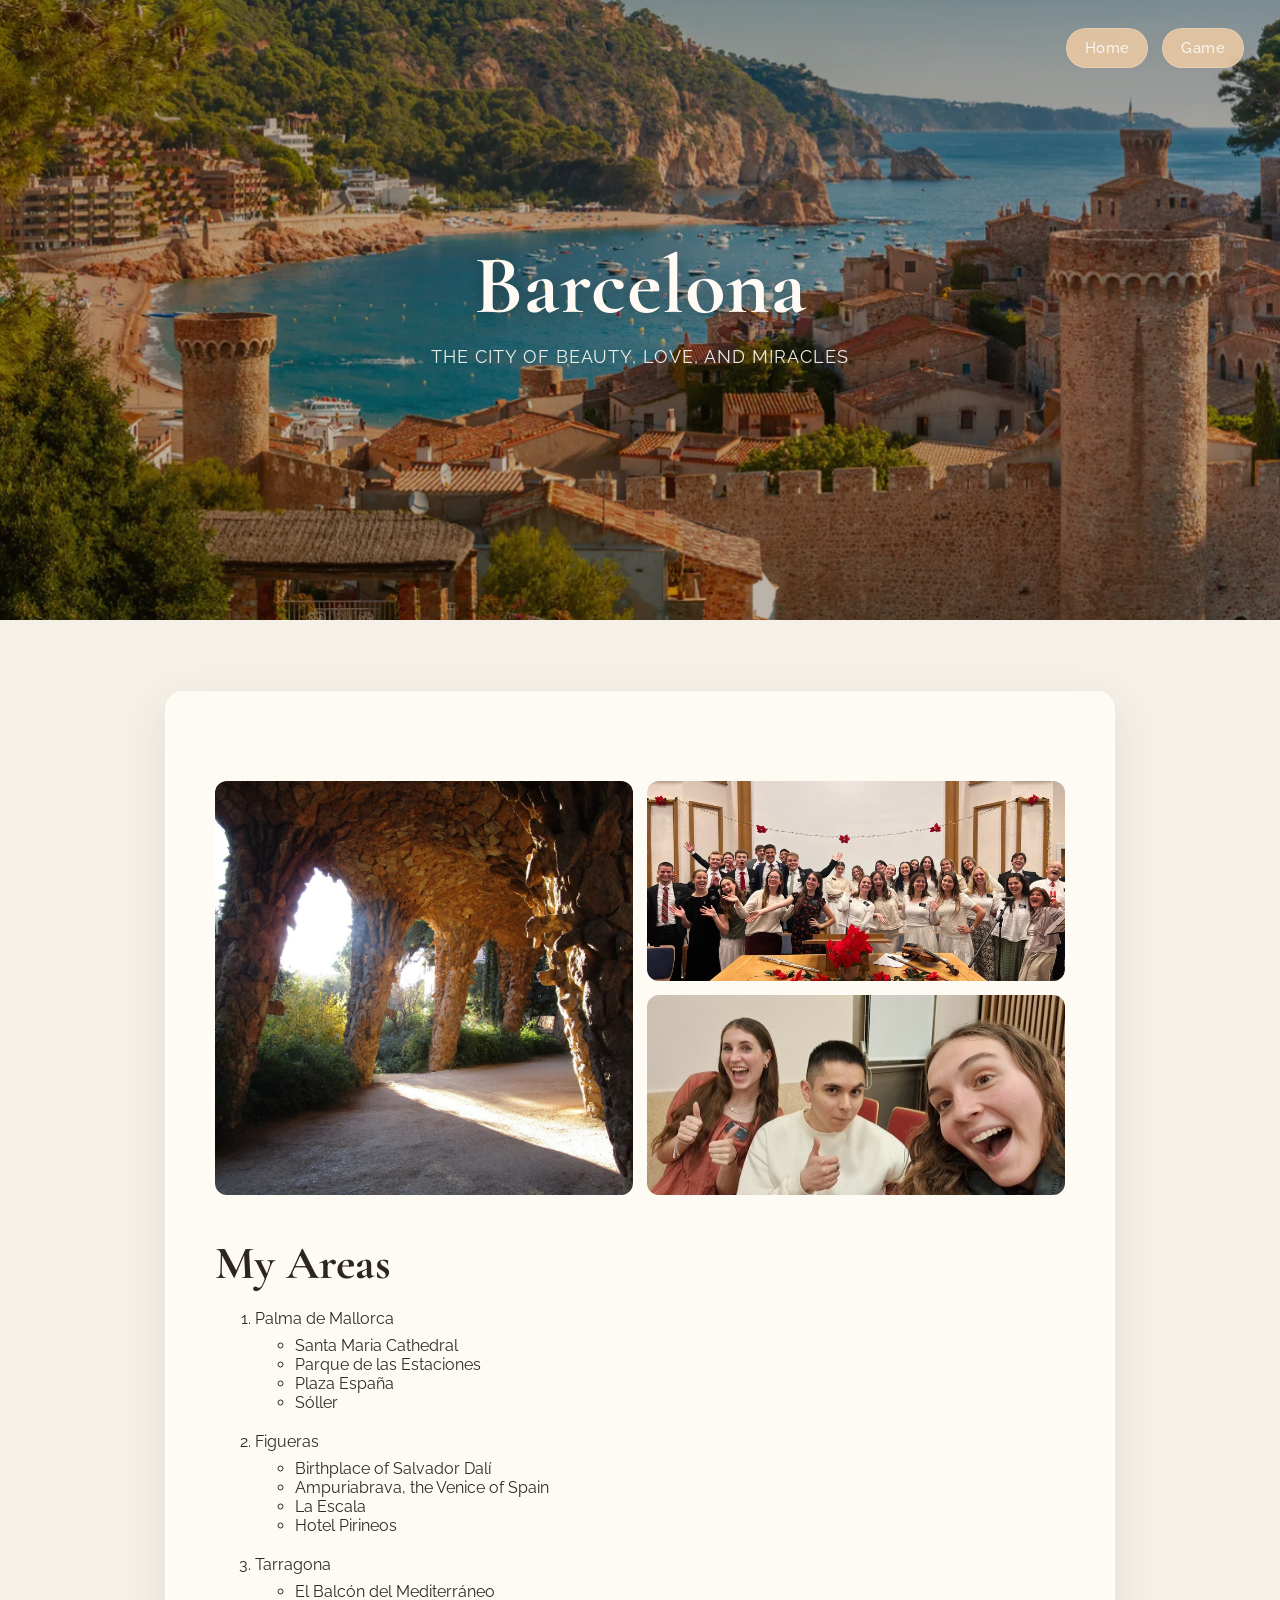
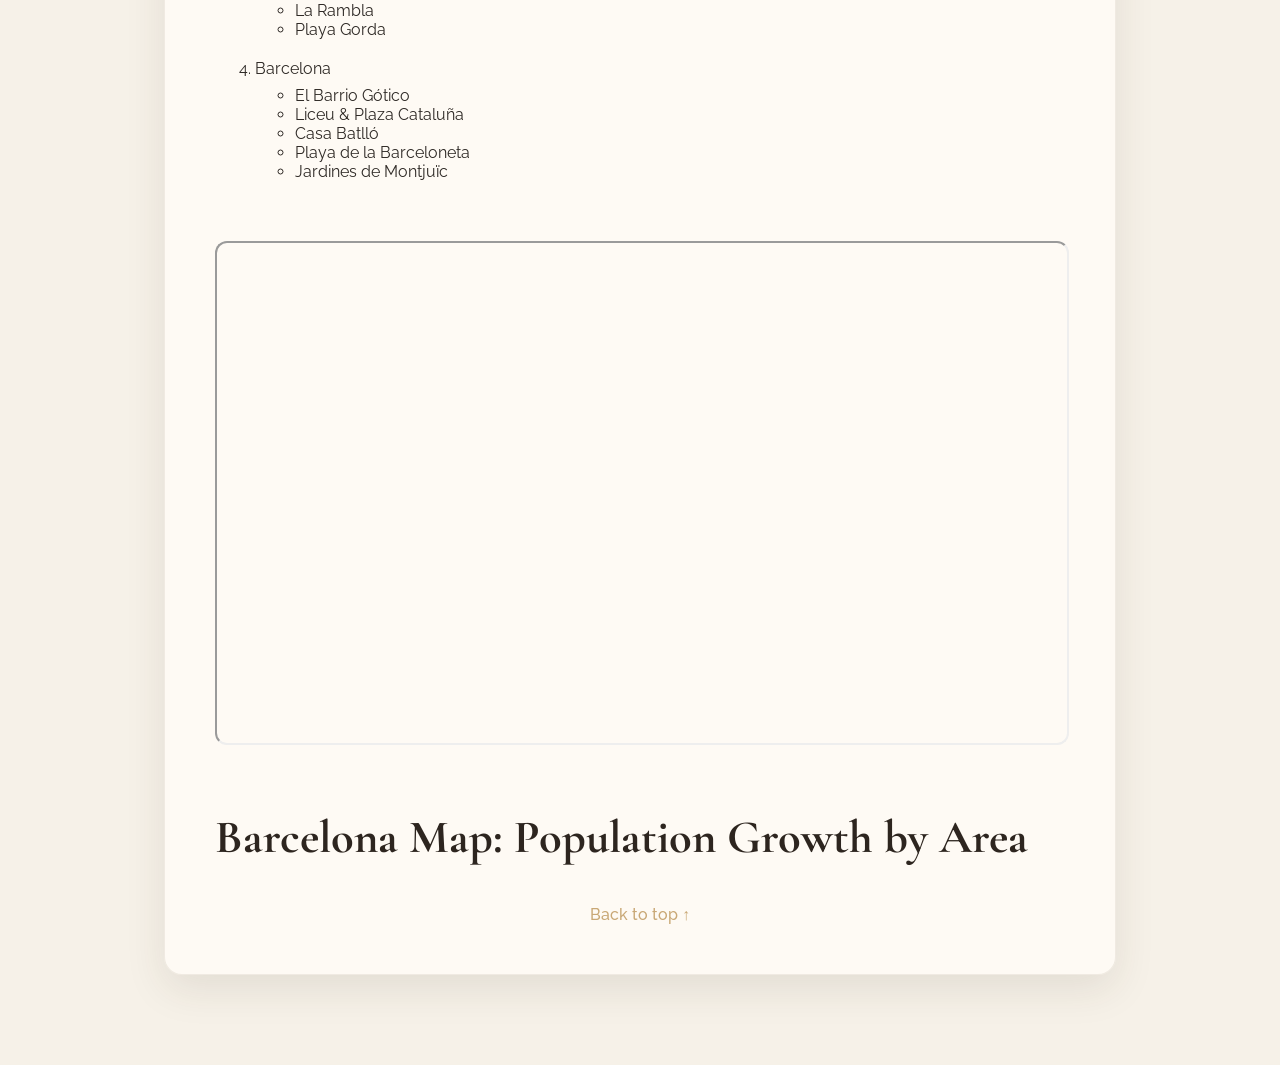
<file: fromScratch.html>
<!DOCTYPE html>
<html lang="en">
<head>
    <meta charset="UTF-8">
    <meta name="viewport" content="width=device-width, initial-scale=1.0">
    <title>Barcelona Page</title>

    <!-- Google Fonts -->
    <link rel="preconnect" href="https://fonts.googleapis.com">
    <link rel="preconnect" href="https://fonts.gstatic.com" crossorigin>
    <link href="https://fonts.googleapis.com/css2?family=Cormorant+Garamond:wght@500;600;700&family=Raleway:wght@300;400;500;600&display=swap" rel="stylesheet">

    <link rel="stylesheet" href="css/stylefromscratch.css">
</head>

<body>
    <header class="hero" id="top">
        <div class="overlay"></div>

        <div class="button-container">
            <a href="index.html">Home</a>
            <a href="ai/ai.html">Game</a>
        </div>

        <div class="hero-content">
            <h1>Barcelona</h1>
            <p class="hero-subtitle">The city of beauty, love, and miracles</p>
        </div>
    </header>

    <main class="content-section">
        <div class="intro-box">
       <div class="photo-collage">
    <img src="assets/img/parkguell.jpg" class="tall" alt="Park Guell">
    <img src="assets/img/missionconcerts.jpg" class="top" alt="My last mission Christmas concert">
    <img src="assets/img/cristiannnn.jpg" class="bottom" alt="me in park guell on my last day">
</div>
            <h2>My Areas</h2>
            <ol>
                <li>
                    Palma de Mallorca
                    <ul>
                        <li>Santa Maria Cathedral</li>
                        <li>Parque de las Estaciones</li>
                        <li>Plaza España</li>
                        <li>Sóller</li>
                    </ul>
                </li>

                <li>
                    Figueras
                    <ul>
                        <li>Birthplace of Salvador Dalí</li>
                        <li>Ampuriabrava, the Venice of Spain</li>
                        <li>La Escala</li>
                        <li>Hotel Pirineos</li>
                    </ul>
                </li>

                <li>
                    Tarragona
                    <ul>
                        <li>El Balcón del Mediterráneo</li>
                        <li>La Rambla</li>
                        <li>Playa Gorda</li>
                    </ul>
                </li>

                <li>
                    Barcelona
                    <ul>
                        <li>El Barrio Gótico</li>
                        <li>Liceu & Plaza Cataluña</li>
                        <li>Casa Batlló</li>
                        <li>Playa de la Barceloneta</li>
                        <li>Jardines de Montjuïc</li>
                    </ul>
                </li>
            </ol>
 <div class="video-section">
    <iframe 
        src="https://www.youtube.com/embed/9tyzP8YDjDw"
        title="Barcelona travel video"
        allowfullscreen>
    </iframe>
</div>

<div class="tableau-section">
    <h2>Barcelona Map: Population Growth by Area</h2>

    <div class='tableauPlaceholder' id='vizBarcelona' style='position: relative'>
        <noscript>
            <a href='#'>
                <img alt='Barcelona Map'
                     src='https://public.tableau.com/static/images/Ma/MapaBarcelona/Dashboard1/1_rss.png'
                     style='border: none' />
            </a>
        </noscript>

        <object class='tableauViz' style='display:none;'>
            <param name='host_url' value='https://public.tableau.com/' />
            <param name='embed_code_version' value='3' />
            <param name='name' value='MapaBarcelona/Dashboard1' />
            <param name='tabs' value='no' />
            <param name='toolbar' value='yes' />
        </object>
    </div>

    <script type='text/javascript'>
        var divElement = document.getElementById('vizBarcelona');
        var vizElement = divElement.getElementsByTagName('object')[0];

        vizElement.style.width = '100%';
        vizElement.style.height = '500px';  // adjust this if needed

        var scriptElement = document.createElement('script');
        scriptElement.src = 'https://public.tableau.com/javascripts/api/viz_v1.js';
        vizElement.parentNode.insertBefore(scriptElement, vizElement);
    </script>
</div>

<a href="#top" class="back-to-top">Back to top ↑</a>
        </div>
    </main>
</body>
</html>
</file>
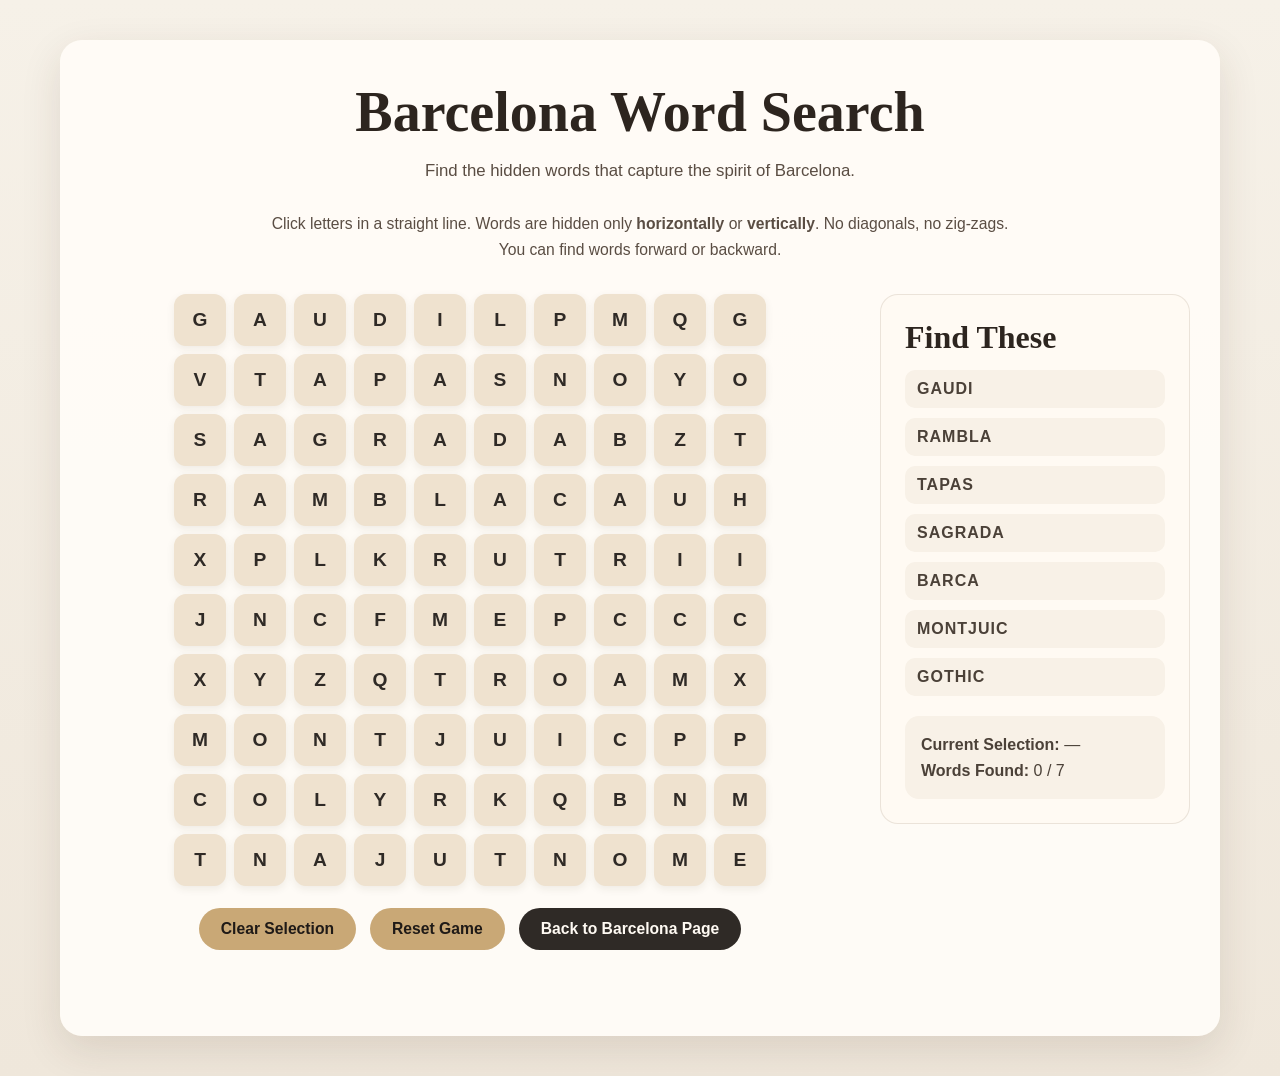
<file: ai/ai.html>
<!DOCTYPE html>
<html lang="en">
<head>
    <meta charset="UTF-8">
    <meta name="viewport" content="width=device-width, initial-scale=1.0">
    <title>Barcelona Word Search</title>
    <style>
        body {
            margin: 0;
            font-family: 'Raleway', Arial, sans-serif;
            background: linear-gradient(to bottom, #f6f1e8, #efe7db);
            color: #2f2a26;
            text-align: center;
            padding: 40px 20px;
        }

        .game-wrapper {
            max-width: 1100px;
            margin: 0 auto;
            background-color: rgba(255, 252, 247, 0.96);
            border-radius: 22px;
            box-shadow: 0 14px 40px rgba(62, 45, 28, 0.12);
            padding: 40px 30px;
        }

        h1 {
            font-family: 'Cormorant Garamond', Georgia, serif;
            font-size: 3.5rem;
            margin: 0 0 10px;
            color: #2d251f;
        }

        .subtitle {
            font-size: 1.05rem;
            color: #5a4d43;
            margin-bottom: 30px;
        }

        .instructions {
            max-width: 760px;
            margin: 0 auto 30px;
            font-size: 0.98rem;
            line-height: 1.7;
            color: #5a4d43;
        }

        .game-layout {
            display: flex;
            flex-wrap: wrap;
            gap: 30px;
            justify-content: center;
            align-items: flex-start;
        }

        .board-panel {
            flex: 1 1 520px;
        }

        .word-panel {
            flex: 0 1 260px;
            background-color: #fffaf3;
            border: 1px solid rgba(120, 97, 67, 0.15);
            border-radius: 18px;
            padding: 24px;
            text-align: left;
        }

        .word-panel h2 {
            font-family: 'Cormorant Garamond', Georgia, serif;
            font-size: 2rem;
            margin-top: 0;
            margin-bottom: 14px;
            color: #2d251f;
        }

        .word-list {
            list-style: none;
            padding: 0;
            margin: 0 0 20px;
        }

        .word-list li {
            margin-bottom: 10px;
            padding: 10px 12px;
            border-radius: 10px;
            background-color: #f8f1e7;
            letter-spacing: 1px;
            font-weight: 600;
            color: #4b4138;
            transition: 0.25s ease;
        }

        .word-list li.found {
            background-color: #c9a876;
            color: #1f1a17;
            text-decoration: line-through;
        }

        .status-box {
            background-color: #f8f1e7;
            border-radius: 14px;
            padding: 16px;
            margin-top: 15px;
            color: #4b4138;
            line-height: 1.6;
        }

        .grid {
            display: grid;
            grid-template-columns: repeat(10, 52px);
            gap: 8px;
            justify-content: center;
            margin: 0 auto 22px;
        }

        .tile {
            width: 52px;
            height: 52px;
            border: none;
            border-radius: 12px;
            background-color: #efe2cf;
            color: #2f2a26;
            font-size: 1.2rem;
            font-weight: 700;
            cursor: pointer;
            transition: all 0.2s ease;
            box-shadow: 0 3px 8px rgba(62, 45, 28, 0.08);
        }

        .tile:hover {
            transform: translateY(-2px);
            background-color: #e2cfb2;
        }

        .tile.selected {
            background-color: #d8bb8c;
            color: #1f1a17;
        }

        .tile.found {
            background-color: #8f6a4d;
            color: #fffaf3;
        }

        .controls {
            display: flex;
            flex-wrap: wrap;
            gap: 14px;
            justify-content: center;
            margin-top: 18px;
        }

        .controls button,
        .back-link {
            border: none;
            border-radius: 999px;
            padding: 12px 22px;
            font-size: 0.98rem;
            font-weight: 600;
            cursor: pointer;
            transition: all 0.25s ease;
            text-decoration: none;
            display: inline-block;
        }

        .controls button {
            background-color: #c9a876;
            color: #1f1a17;
        }

        .controls button:hover,
        .back-link:hover {
            transform: translateY(-2px);
            box-shadow: 0 8px 20px rgba(62, 45, 28, 0.14);
        }

        .back-link {
            background-color: #2f2a26;
            color: #fffaf3;
        }

        .victory {
            margin-top: 18px;
            font-size: 1.15rem;
            font-weight: 700;
            color: #7a5c3e;
            min-height: 28px;
        }

        @media (max-width: 700px) {
            .grid {
                grid-template-columns: repeat(10, 34px);
                gap: 5px;
            }

            .tile {
                width: 34px;
                height: 34px;
                font-size: 0.95rem;
                border-radius: 8px;
            }

            h1 {
                font-size: 2.5rem;
            }

            .game-wrapper {
                padding: 28px 16px;
            }
        }
    </style>
</head>
<body>
    <div class="game-wrapper">
        <h1>Barcelona Word Search</h1>
        <p class="subtitle">Find the hidden words that capture the spirit of Barcelona.</p>

        <div class="instructions">
            Click letters in a straight line. Words are hidden only <strong>horizontally</strong> or <strong>vertically</strong>.
            No diagonals, no zig-zags. You can find words forward or backward.
        </div>

        <div class="game-layout">
            <div class="board-panel">
                <div class="grid" id="grid"></div>

                <div class="controls">
                    <button onclick="clearSelection()">Clear Selection</button>
                    <button onclick="resetGame()">Reset Game</button>
                    <a href="../fromScratch.html" class="back-link">Back to Barcelona Page</a>
                </div>

                <div class="victory" id="victoryMessage"></div>
            </div>

            <div class="word-panel">
                <h2>Find These</h2>
                <ul class="word-list" id="wordList"></ul>

                <div class="status-box">
                    <div><strong>Current Selection:</strong> <span id="currentWord">—</span></div>
                    <div><strong>Words Found:</strong> <span id="score">0</span> / 7</div>
                </div>
            </div>
        </div>
    </div>

    <script>
        const words = [
            "GAUDI",
            "RAMBLA",
            "TAPAS",
            "SAGRADA",
            "BARCA",
            "MONTJUIC",
            "GOTHIC"
        ];

        const gridData = [
            ["G","A","U","D","I","L","P","M","Q","G"],
            ["V","T","A","P","A","S","N","O","Y","O"],
            ["S","A","G","R","A","D","A","B","Z","T"],
            ["R","A","M","B","L","A","C","A","U","H"],
            ["X","P","L","K","R","U","T","R","I","I"],
            ["J","N","C","F","M","E","P","C","C","C"],
            ["X","Y","Z","Q","T","R","O","A","M","X"],
            ["M","O","N","T","J","U","I","C","P","P"],
            ["C","O","L","Y","R","K","Q","B","N","M"],
            ["T","N","A","J","U","T","N","O","M","E"]
        ];

        const grid = document.getElementById("grid");
        const wordList = document.getElementById("wordList");
        const currentWordDisplay = document.getElementById("currentWord");
        const scoreDisplay = document.getElementById("score");
        const victoryMessage = document.getElementById("victoryMessage");

        let selectedTiles = [];
        let foundWords = [];

        function renderWordList() {
            wordList.innerHTML = "";
            words.forEach(word => {
                const li = document.createElement("li");
                li.textContent = word;
                li.id = `word-${word}`;
                if (foundWords.includes(word)) {
                    li.classList.add("found");
                }
                wordList.appendChild(li);
            });
        }

        function renderGrid() {
            grid.innerHTML = "";

            for (let row = 0; row < gridData.length; row++) {
                for (let col = 0; col < gridData[row].length; col++) {
                    const button = document.createElement("button");
                    button.classList.add("tile");
                    button.textContent = gridData[row][col];
                    button.dataset.row = row;
                    button.dataset.col = col;
                    button.dataset.letter = gridData[row][col];
                    button.addEventListener("click", () => handleTileClick(button));
                    grid.appendChild(button);
                }
            }
        }

        function handleTileClick(tile) {
            if (tile.classList.contains("found")) return;
            if (selectedTiles.includes(tile)) return;

            if (selectedTiles.length === 0) {
                selectedTiles.push(tile);
                tile.classList.add("selected");
                updateCurrentWord();
                checkForMatch();
                return;
            }

            const lastTile = selectedTiles[selectedTiles.length - 1];
            const lastRow = Number(lastTile.dataset.row);
            const lastCol = Number(lastTile.dataset.col);
            const newRow = Number(tile.dataset.row);
            const newCol = Number(tile.dataset.col);

            if (selectedTiles.length === 1) {
                const sameRowAdjacent = newRow === lastRow && Math.abs(newCol - lastCol) === 1;
                const sameColAdjacent = newCol === lastCol && Math.abs(newRow - lastRow) === 1;

                if (!sameRowAdjacent && !sameColAdjacent) {
                    return;
                }
            } else {
                const firstTile = selectedTiles[0];
                const firstRow = Number(firstTile.dataset.row);
                const firstCol = Number(firstTile.dataset.col);

                const horizontal = firstRow === lastRow;
                const vertical = firstCol === lastCol;

                if (horizontal) {
                    const mustStayInRow = newRow === firstRow;
                    const mustBeAdjacent = Math.abs(newCol - lastCol) === 1;
                    if (!mustStayInRow || !mustBeAdjacent) {
                        return;
                    }
                } else if (vertical) {
                    const mustStayInCol = newCol === firstCol;
                    const mustBeAdjacent = Math.abs(newRow - lastRow) === 1;
                    if (!mustStayInCol || !mustBeAdjacent) {
                        return;
                    }
                }
            }

            selectedTiles.push(tile);
            tile.classList.add("selected");
            updateCurrentWord();
            checkForMatch();
        }

        function updateCurrentWord() {
            const word = selectedTiles.map(tile => tile.dataset.letter).join("");
            currentWordDisplay.textContent = word || "—";
        }

        function checkForMatch() {
            const selectedWord = selectedTiles.map(tile => tile.dataset.letter).join("");
            const reversedWord = selectedWord.split("").reverse().join("");

            let matchedWord = null;

            for (const word of words) {
                if ((selectedWord === word || reversedWord === word) && !foundWords.includes(word)) {
                    matchedWord = word;
                    break;
                }
            }

            if (matchedWord) {
                selectedTiles.forEach(tile => {
                    tile.classList.remove("selected");
                    tile.classList.add("found");
                });

                foundWords.push(matchedWord);
                document.getElementById(`word-${matchedWord}`).classList.add("found");
                scoreDisplay.textContent = foundWords.length;

                selectedTiles = [];
                currentWordDisplay.textContent = "—";

                if (foundWords.length === words.length) {
                    victoryMessage.textContent = "You found every word — visca Barcelona!";
                }
            }
        }

        function clearSelection() {
            selectedTiles.forEach(tile => tile.classList.remove("selected"));
            selectedTiles = [];
            currentWordDisplay.textContent = "—";
        }

        function resetGame() {
            selectedTiles = [];
            foundWords = [];
            currentWordDisplay.textContent = "—";
            scoreDisplay.textContent = "0";
            victoryMessage.textContent = "";
            renderGrid();
            renderWordList();
        }

        renderGrid();
        renderWordList();
    </script>
</body>
</html>
</file>
<file: css/stylefromscratch.css>
/* You also need to link to (and apply) a stylesheet that you have created from scratch. This stylesheet should include:
At least four style definitions (it is possible you will have many more than four styles)
Styles that specify font color
Styles that specify font family
At least three divs for positioning and styling blocks of content in the HTML page */

/* Remove default spacing */
body {
    margin: 0;
    background-color: #f6f1e8;
    color: #2f2a26;
    font-family: 'Raleway', sans-serif;
}

.hero {
    position: relative;
    height: 620px;
    background-image: url('../assets/img/costabravalandscape.png');
    background-size: cover;
    background-position: center;
    display: flex;
    justify-content: center;
    align-items: center;
    text-align: center;
    overflow: hidden;
}

.overlay {
    position: absolute;
    inset: 0;
    background: rgba(20, 17, 14, 0.28);
}

.button-container {
    position: absolute;
    top: 28px;
    right: 36px;
    z-index: 2;
    display: flex;
    gap: 14px;
}

.button-container a {
    text-decoration: none;
    color: #f8f4ee;
    background-color: rgba(255, 212, 167, 0.72);
    border: 1px solid rgba(255, 255, 255, 0.18);
    padding: 10px 18px;
    border-radius: 999px;
    font-size: 0.95rem;
    font-weight: 500;
    letter-spacing: 0.4px;
    transition: all 0.3s ease;
    backdrop-filter: blur(4px);
}

.button-container a:hover {
    background-color: rgba(201, 168, 118, 0.9);
    color: #1f1a17;
    transform: translateY(-2px);
    box-shadow: 0 8px 20px rgba(0, 0, 0, 0.18);
}

.hero-content {
    position: relative;
    z-index: 2;
    color: #fffaf3;
    padding: 20px;
}

.hero h1 {
    margin: 0;
    font-family: 'Cormorant Garamond', serif;
    font-size: 5.2rem;
    font-weight: 700;
    letter-spacing: 0.5px;
    text-shadow: 0 4px 18px rgba(0, 0, 0, 0.28);
}

.hero-subtitle {
    margin-top: 10px;
    font-size: 1.1rem;
    font-weight: 400;
    letter-spacing: 1px;
    text-transform: uppercase;
    color: rgba(255, 250, 243, 0.92);
}

.content-section {
    padding: 70px 20px 90px;
    display: flex;
    justify-content: center;
}

.intro-box {
    background-color: rgba(255, 252, 247, 0.82);
    max-width: 850px;
    width: 100%;
    padding: 50px;
    border-radius: 18px;
    box-shadow: 0 14px 40px rgba(62, 45, 28, 0.10);
    border: 1px solid rgba(120, 97, 67, 0.10);
}

.intro-box h2 {
    margin-top: 0;
    margin-bottom: 18px;
    font-family: 'Cormorant Garamond', serif;
    font-size: 2.9rem;
    color: #2d251f;
}

.intro-box p {
    margin: 0;
    font-size: 1.15rem;
    line-height: 1.8;
    color: #4b4138;
}

ol > li {
    margin-bottom: 20px;
}

ol > li ul {
    margin-top: 8px;
}

.photo-collage {
    display: grid;
    grid-template-columns: 1fr 1fr;
    grid-template-rows: 200px 200px;
    gap: 14px;
    max-width: 900px;
    margin: 40px auto;
}

.photo-collage img {
    width: 100%;
    height: 100%;
    object-fit: cover;
    border-radius: 12px;
}

/* Layout positioning */
.tall {
    grid-row: 1 / span 2;
    grid-column: 1;
}

.top {
    grid-row: 1;
    grid-column: 2;
}

.bottom {
    grid-row: 2;
    grid-column: 2;
}

.video-section {
    max-width: 900px;
    margin: 60px auto;
}

.video-section iframe {
    width: 100%;
    height: 500px;
    border-radius: 12px;
}

.back-to-top {
    display: block;
    text-align: center;
    margin-top: 40px;
    text-decoration: none;
    color: #c9a876;
    font-weight: 500;
    transition: 0.3s ease;
}

.back-to-top:hover {
    color: #2f2a26;
}

html {
    scroll-behavior: smooth;
}

.tableau-section {
    margin-top: 60px;
}

.tableau-section h2 {
    font-family: 'Cormorant Garamond', serif;
    color: #2d251f;
    margin-bottom: 20px;
}

tableau-viz {
    display: block;
    width: 100%;
    border-radius: 12px;
    overflow: hidden;
}
</file>
